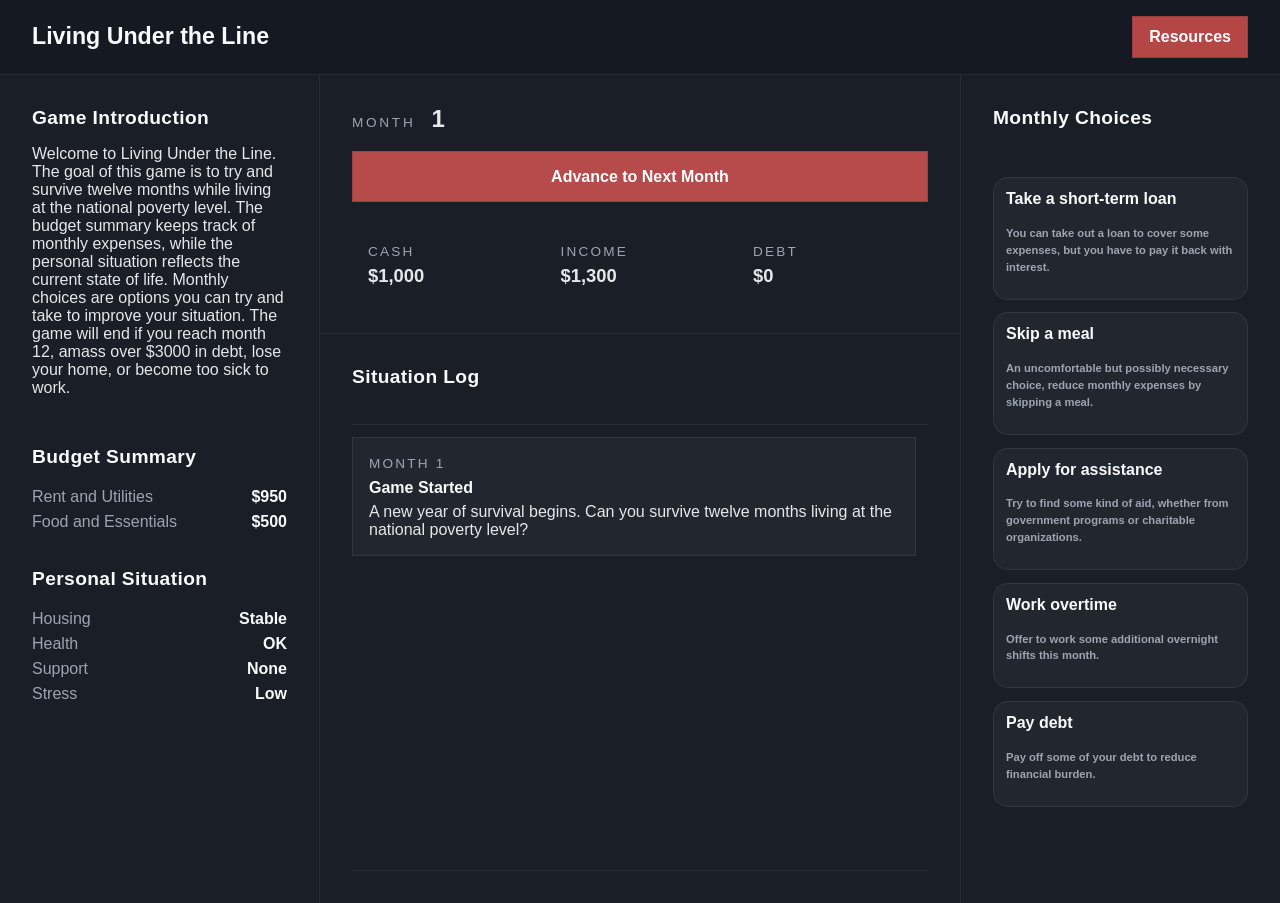
<file: index.html>
<!DOCTYPE html>
<html lang="en">
<head>
  <meta charset="UTF-8" />
  <meta name="viewport" content="width=device-width, initial-scale=1.0" />
  <title>Living Under the Line</title>
  <link rel="stylesheet" href="styles.css" />
</head>


<body>
  <header class="title-bar">
    <h1>Living Under the Line</h1>
    <a href="resources.html">Resources</a>
  </header>

  <div class="content-wrapper">
    <aside class="side-panel left-panel">
      <article class="card">
        <h2>Game Introduction</h2>
        <p>Welcome to Living Under the Line. The goal of this game is to try and survive twelve months while living at the national poverty level.
          The budget summary keeps track of monthly expenses, while the personal situation reflects the current state of life.
          Monthly choices are options you can try and take to improve your situation. 

          The game will end if you reach month 12, amass over $3000 in debt, lose your home, or become too sick to work.
        </p>


        
        <div class="summary-list">
          <p></p>
          <h2>Budget Summary</h2>
          <div><span>Rent and Utilities</span><strong id="bills-display">$0</strong></div>
          <div><span>Food and Essentials</span><strong id="essentials-display">$0</strong></div>

          <p></p>

          <h2>Personal Situation</h2>
          <div><span>Housing</span><strong id="housing-display">Stable</strong></div>
          <div><span>Health</span><strong id="health-display">OK</strong></div>
          <div><span>Support</span><strong id="support-display">None</strong></div>
          <div><span>Stress</span><strong id="stress-display">Moderate</strong></div>
        </div>
      </article>
    </aside>

    <main class="center-column">
      <section class="month-board card">
        <div class="month-focus">
          <div class="month-title">
            <span>Month</span>
            <strong id="month-display">1</strong>
          </div>
          <!-- <div class="status-pill" id="status-pill">Month 1 of 12</div> -->
        </div>
        <button id="advance-button" class="primary">Advance to Next Month</button>
        <div class="month-info">
          <div><span>Cash</span><strong id="cash-display">$0</strong></div>
          <div><span>Income</span><strong id="income-display">$0</strong></div>
          <div><span>Debt</span><strong id="debt-display">$0</strong></div>
        </div>
        <!--
        <div class="progress-bar">
          <div class="progress-fill" id="progress-fill"></div>
        </div>-->
      </section>

      <section class="log-panel card">
        <div class="log-header">
          <h2>Situation Log</h2>
          
        </div>
        <div id="log-container" class="log-container"></div>
      </section>
    </main>

    <aside class="side-panel right-panel">
      <article class="card actions-card">
        <h2>Monthly Choices</h2>
        <div class="actions-list">
          <button id="action-borrow" class="secondary choice-card">
            <span class="choice-title">Take a short-term loan</span>
            <p class="choice-text">You can take out a loan to cover some expenses, but you have to pay it back with interest.</p>
          </button>
          <button id="action-cut" class="secondary choice-card">
            <span class="choice-title">Skip a meal</span>
            <p class="choice-text">An uncomfortable but possibly necessary choice, reduce monthly expenses by skipping a meal.</p>
          </button>
          <button id="action-support" class="secondary choice-card">
            <span class="choice-title">Apply for assistance</span>
            <p class="choice-text">Try to find some kind of aid, whether from government programs or charitable organizations.</p>
          </button>
          <button id="action-gig" class="secondary choice-card">
            <span class="choice-title">Work overtime</span>
            <p class="choice-text">Offer to work some additional overnight shifts this month.</p>
          </button>
          <button id="action-paydebt" class="secondary choice-card">
            <span class="choice-title">Pay debt</span>
            <p class="choice-text">Pay off some of your debt to reduce financial burden.</p>
          </button>
        </div>
      </article>
    </aside>
  </div>

  <section class="end-screen hidden" id="end-screen">
    <div class="end-card">
      <h2 id="end-title">Game Over</h2>
      <p id="end-message">Your story ends here.</p>
      <p id="end-resources-link"><a href="resources.html" class="primary">Explore Resources</a></p>
      <button id="restart-button" class="primary">Restart Game</button>
    </div>
  </section>

  <section class="month-summary hidden" id="month-summary">
    <div class="summary-card">
      <div class="summary-header">
        <h2 id="summary-title">Month Summary</h2>
        <button id="summary-close" class="primary">Continue</button>
      </div>
      <div class="summary-overview" id="summary-overview"></div>
      <div class="summary-details">
        <h3>Monthly Recap</h3>
        <ul id="summary-details"></ul>
      </div>
    </div>
  </section>

  <script src="game.js"></script>
</body>
</html>
</file>
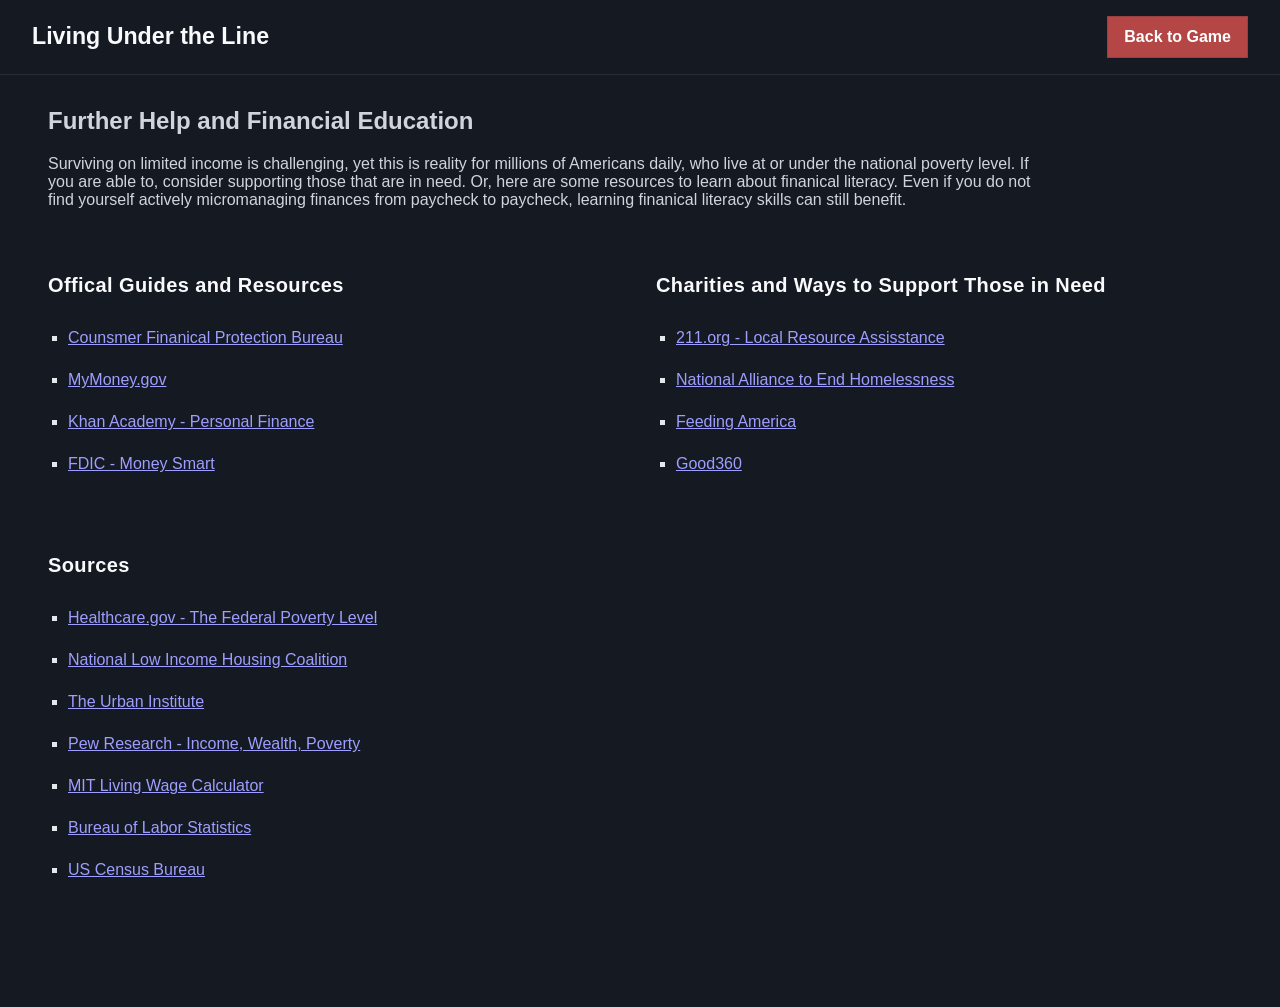
<file: resources.html>
<!DOCTYPE html>
<html lang= "en">
<head>
    <meta charset="utf-8"/>
    <meta name="viewport" content="width=device-width,initial-scale=1"/>
    <title>Resources - Living Under the Line</title>
    <link rel="stylesheet" href="styles.css">
</head>

<body class = "resources-page">
    <header class = "title-bar">
        <h1>Living Under the Line</h1>
        <a href="index.html">Back to Game</a>
    </header>

    <main class="resources-page">
        <section class="resources-intro">
            <h2>Further Help and Financial Education</h2>
            <p>Surviving on limited income is challenging, yet this is reality for millions of Americans daily, who live
                at or under the national poverty level. If you are able to, consider supporting those that are in need.
                Or, here are some resources to learn about finanical literacy. 
                Even if you do not find yourself actively micromanaging finances from paycheck to paycheck, learning
                finanical literacy skills can still benefit.
            </p>
        </section>

        <section class="resource-section">
            <div class="resource-column">
                <h2 class="resource-title">Offical Guides and Resources</h2>
                <ul class="resource-list">
                    <li><a href="https://www.consumerfinance.gov/consumer-tools/">Counsmer Finanical Protection Bureau</a></li>
                    <li><a href="https://www.mymoney.gov/">MyMoney.gov</a></li>
                    <li><a href="https://www.khanacademy.org/college-careers-more/personal-finance">Khan Academy - Personal Finance</a></li>
                    <li><a href="https://www.fdic.gov/resources/consumers/money-smart">FDIC - Money Smart</a></li>
                </ul>
            </div>

            <div class="resource-column">
                <h2 class="resource-title">Charities and Ways to Support Those in Need</h2>
                <ul class="resource-list">
                    <li><a href="https://211.org/">211.org - Local Resource Assisstance</a></li>
                    <li><a href="https://endhomelessness.org">National Alliance to End Homelessness</a></li>
                    <li><a href="https://www.feedingamerica.org/">Feeding America</a></li>
                    <li><a href="https://good360.org/">Good360</a></li>
                </ul>
            </div>

            <div class="resource-column">
                <h2 class="resource-title">Sources</h2>
                <ul class="resource-list">
                    <li><a href="https://www.healthcare.gov/glossary/federal-poverty-level-fpl/">Healthcare.gov - The Federal Poverty Level</a></li>
                    <li><a href="https://nlihc.org/"">National Low Income Housing Coalition</a></li>
                    <li><a href="https://www.urban.org/">The Urban Institute</a></li>
                    <li><a href="https://www.pewresearch.org/topic/economy-work/income-wealth-poverty/">Pew Research - Income, Wealth, Poverty</a></li>
                    <li><a href="https://livingwage.mit.edu/">MIT Living Wage Calculator</a></li>
                    <li><a href="https://www.bls.gov/">Bureau of Labor Statistics</a></li>
                    <li><a href="https://www.census.gov/newsroom/stories/poverty-awareness-month.html">US Census Bureau</a></li>
                </ul>
            </div>
        </section>
    </main>
</body>
</html>
</file>
<file: styles.css>
:root {
  color-scheme: dark;
  --panel-strong: #151922;
  --text: #e5e7eb;
  --muted: #9ca3af;
  --border: rgba(255, 255, 255, 0.08);
}

* {
  box-sizing: border-box;
}

body {
  margin: 0;
  min-height: 100vh;
  font-family: 'Open Sans', sans-serif;
  background: #151922;
  color: var(--text);
  overflow-x: hidden;
}

body.modal-open {
  overflow: hidden;
}

button {
  font: inherit;
  border: 1px solid var(--border);
  border-radius: 0;
  padding: 0.95rem 1.25rem;
  cursor: pointer;
  background: var(--panel-strong);
  color: var(--text);
  min-height: 50px;
}

button:hover {
  background: #32394b;
  transform: translateY(-2px);
  box-shadow: 0 12px 28px rgba(0, 0, 0, 0.18);
}

.resources-page{
  background: #151922;
  min-height: 100vh;
}

.resources-intro {
  max-width: 80%;
  margin: 2rem;
  padding: 0 1rem;
  text-align: left;
  color: #d1d5db;
}

.resource-section{
  display: grid;
  grid-template-columns: repeat(2, minmax(0, 1fr));
  align-items: start;
  gap: 2rem;
  margin: 1rem 2rem;
  padding: 0 1rem;
  border-radius: 0;
}

.resource-title {
  margin: 2rem 0 1rem;
  color: #f8fafc;
  font-size: 1.25rem;
  line-height: 1.2;
  letter-spacing: 0.02em;
}

.resource-list{
  display: grid;
  gap: 1.5rem;
  padding: 1rem 0 1rem 1.25rem;
  margin: 0;
  list-style-type: square;
}

.title-bar {
  width: 100%;
  min-height: 72px;
  padding: 1rem 2rem;
  display: flex;
  justify-content: space-between;
  align-items: center;
  gap: 1.5rem;
  background: #151922;
  border-bottom: 1px solid rgba(255,255,255,0.08);
}

.title-bar h1 {
  margin: 0;
  color: #f8fafc;
  font-size: 1.45rem;
  line-height: 1.2;
  letter-spacing: 0;
}

.title-bar a {
  display: inline-flex;
  align-items: center;
  justify-content: center;
  min-height: 42px;
  padding: 0.7rem 1rem;
  color: white;
  text-decoration: none;
  font-weight: 700;
  background: #b44746;
  border: 1px solid #993f3f;
}

.title-bar a:hover {
  background: #c25555;
}

.content-wrapper {
  display: grid;
  grid-template-columns: minmax(180px, 25%) minmax(0, 50%) minmax(180px, 25%);
  min-height: calc(100vh - 72px);
  width: 100%;
  align-items: stretch;
}

.side-panel {
  display: flex;
  flex-direction: column;
  min-height: calc(100vh - 72px);
}

.left-panel {
  background: #151922;
  border-right: 1px solid rgba(255,255,255,0.08);
}

.center-column {
  display: flex;
  flex-direction: column;
  min-height: calc(100vh - 72px);
  background: #151922;
}

.right-panel {
  background: #151922;
  border-left: 1px solid rgba(255,255,255,0.08);
}

.side-panel article.card {
  height: 100%;
}

.status-pill {
  align-self: flex-start;
  padding: 0.65rem 1rem;
  border: 1px solid rgba(255,255,255,0.07);
  background: rgba(255,255,255,0.04);
  color: var(--text);
  border-radius: 0;
  font-size: 0.95rem;
}

.card {
  background: transparent;
  border: 0;
  border-radius: 0;
  padding: 2rem;
  position: relative;
  overflow: hidden;
}

.card::before {
  content: '';
  position: absolute;
  inset: 0;
  background: rgba(255,255,255,0.02);
  pointer-events: none;
}

.card h2 {
  margin-top: 0;
  font-size: 1.2rem;
  color: #f8fafc;
  letter-spacing: 0.02em;
}

.summary-list {
  display: grid;
  gap: 0.05rem;
  margin-top: 0.05rem;
}

.summary-list div {
  display: flex;
  justify-content: space-between;
  gap: 0.25rem;
  padding: 0.2rem 0;
  border-bottom: 0px solid rgba(255,255,255,0.06);
}

.summary-list div:last-child {
  border-bottom: none;
}

.summary-list span {
  color: var(--muted);
}

.summary-list strong {
  font-weight: 700;
  color: #f8fafc;
}

.actions-card {
  display: grid;
  gap: 1rem;
  align-content: start;
}

.actions-list {
  display: grid;
  grid-template-columns: 1fr;
  gap: 0.8rem;
  margin-top: 1rem;
}

.choice-card {
  display: flex;
  flex-direction: column;
  align-items: flex-start;
  gap: 0.35rem;
  padding: 0.85rem 0.95rem;
  text-align: left;
  border-radius: 0;
  border: 1px solid rgba(255,255,255,0.08);
  background: rgba(255,255,255,0.04);
  min-height: auto;
  transition: transform 0.15s ease, box-shadow 0.15s ease, border-color 0.15s ease, background-color 0.15s ease;
}

.choice-card:hover {
  transform: translateY(-2px);
  box-shadow: 0 18px 36px rgba(0, 0, 0, 0.18);
  border-color: rgba(255,255,255,0.14);
  background: rgba(255,255,255,0.08);
}

.choice-title {
  font-size: 1rem;
  font-weight: 700;
  color: #f8fafc;
}

.choice-text {
  color: var(--muted);
  font-size: 0.70rem;
  line-height: 1.5;
}

.secondary {
  background: transparent;
  color: var(--text);
}

.log-panel {
  display: flex;
  flex-direction: column;
  flex: 1;
}

.log-header {
  display: flex;
  justify-content: space-between;
  align-items: center;
  gap: 1rem;
  padding-bottom: 0.25rem;
  margin-bottom: 0rem;
}


.log-container {
  margin-top: 1rem;
  display: flex;
  flex-direction: column;
  gap: 0.85rem;
  flex: 1;
  min-height: 260px;
  max-height: 52vh;
  overflow-y: auto;
  scrollbar-color: rgba(179, 73, 73, 0.85) rgba(255,255,255,0.06);
  scrollbar-width: thin;
  -webkit-overflow-scrolling: touch;
  padding: 0.75rem 0.75rem 0.75rem 0;
  border-top: 1px solid rgba(255,255,255,0.07);
  border-bottom: 1px solid rgba(255,255,255,0.07);
}

.log-container::-webkit-scrollbar {
  width: 10px;
}

.log-container::-webkit-scrollbar-track {
  background: rgba(255,255,255,0.06);
}

.log-container::-webkit-scrollbar-thumb {
  background: rgba(179, 73, 73, 0.85);
  border: 2px solid #10131a;
}

.log-container::-webkit-scrollbar-thumb:hover {
  background: #c95a5a;
}

.log-entry {
  padding: 1rem 1rem;
  background: rgba(255,255,255,0.04);
  border: 1px solid rgba(255,255,255,0.08);
  border-radius: 0;
}

.log-entry .log-month {
  display: inline-block;
  margin-bottom: 0.5rem;
  color: var(--muted);
  font-size: 0.85rem;
  text-transform: uppercase;
  letter-spacing: 0.16em;
}

.log-entry strong {
  display: block;
  margin-bottom: 0.35rem;
  color: #f8fafc;
}

.month-board {
  position: relative;
  display: grid;
  gap: 1.25rem;
  grid-template-columns: 1fr;
  border-bottom: 1px solid rgba(255,255,255,0.08);
}

.month-board .status-pill {
  position: absolute;
  top: 1.5rem;
  right: 1.5rem;
  align-self: initial;
}

.month-focus {
  display: flex;
  flex-direction: column;
  gap: 0.75rem;
}

.month-title {
  display: flex;
  align-items: baseline;
  gap: 1rem;
}

.month-title span {
  color: var(--muted);
  text-transform: uppercase;
  letter-spacing: 0.2em;
  font-size: 0.85rem;
}

.month-title strong {
  font-size: 1.5rem;
  line-height: 1;
}

.month-objective {
  margin: 0;
  color: #d1d5db;
  font-size: 1rem;
  line-height: 1.75;
}

.month-info {
  display: grid;
  grid-template-columns: repeat(3, minmax(0, 1fr));
  gap: 0.1rem;
  padding-top: 0.5rem;
}

.month-info div {
  /*background: rgba(255,255,255,0.03);
  border: 1px solid rgba(255,255,255,0.06);*/
  border-radius: 15px;
  padding: 0.9rem 1rem;
  display: flex;
  flex-direction: column;
  gap: 0.35rem;
}

.month-info span {
  color: var(--muted);
  font-size: 0.85rem;
  text-transform: uppercase;
  letter-spacing: 0.16em;
}

.month-info strong {
  font-size: 1.15rem;
}

.progress-bar {
  visibility: hidden;
  width: 100%;
  height: 6px;
  background: rgba(255,255,255,0.06);
  border-radius: 0;
  overflow: hidden;
  position: relative;
}

.progress-fill {
  height: 100%;
  background: #3d8f42;
  border-radius: 0;
  transition: width 0.3s ease;
  width: 0%;
}

.month-summary {
  position: fixed;
  inset: 0;
  display: grid;
  place-items: center;
  background: rgba(0, 0, 0, 0.92);
  backdrop-filter: blur(4px);
  z-index: 10000;
}

.month-summary.hidden {
  display: none;
}

.summary-card {
  max-width: 520px;
  width: 100%;
  padding: 2rem;
  background: #171b23;
  border: 1px solid rgba(255,255,255,0.12);
  border-radius: 0;
}

.summary-header {
  display: flex;
  justify-content: space-between;
  align-items: center;
  gap: 1rem;
  margin-bottom: 1rem;
}

.summary-header h2 {
  margin: 0;
}

.summary-overview {
  margin-bottom: 0.25rem;
  color: #d1d5db;
  line-height: 1.6;
}

.summary-details h3 {
  margin: 0 0 0.75rem;
  font-size: 1rem;
  color: #f8fafc;
}

.summary-details ul {
  margin: 0;
  padding-left: 1.25rem;
  color: #d1d5db;
}

.summary-details li {
  margin-bottom: 0rem;
  line-height: 1.5;
}

.actions-list button {
  border-radius:15px;
  padding: 0.75rem 0.75rem;
  font-weight: 600;
  background: rgba(255,255,255,0.04);
  border: 1px solid rgba(255,255,255,0.08);
}

.primary {
  background: #b44746;
  color: white;
  border-color: #993f3f;
  font-size: 1rem;
  font-weight: 700;
}

@media (max-width: 1200px) {
  .content-wrapper {
    grid-template-columns: 1fr;
  }
  .side-panel {
    min-height: auto;
  }
  .left-panel,
  .right-panel {
    border-left: 0;
    border-right: 0;
    border-bottom: 1px solid rgba(255,255,255,0.08);
  }
  .center-column {
    min-height: auto;
  }
}

@media (max-width: 920px) {
  .resource-section {
    grid-template-columns: 1fr;
  }

  .month-info {
    grid-template-columns: 1fr;
  }
}

@media (max-width: 640px) {
  .title-bar {
    padding: 1rem;
    align-items: flex-start;
    flex-direction: column;
  }
  .title-bar a {
    width: 100%;
  }
  button {
    width: 100%;
  }
  .end-card {
    padding: 2rem 1.5rem;
  }
}

.end-screen {
  position: fixed;
  top: 0;
  left: 0;
  width: 100%;
  height: 100%;
  display: grid;
  place-items: center;
  background: rgba(0, 0, 0, 0.92);
  backdrop-filter: blur(4px);
  z-index: 10000;
}

.end-screen.hidden {
  display: none;
}

.end-card {
  max-width: 420px;
  width: 100%;
  padding: 2rem;
  background: #171b23;
  text-align: center;
  border: 1px solid rgba(255,255,255,0.12);
  border-radius: 0;
}

.end-card h2 {
  margin-bottom: 0.75rem;
}
</file>
